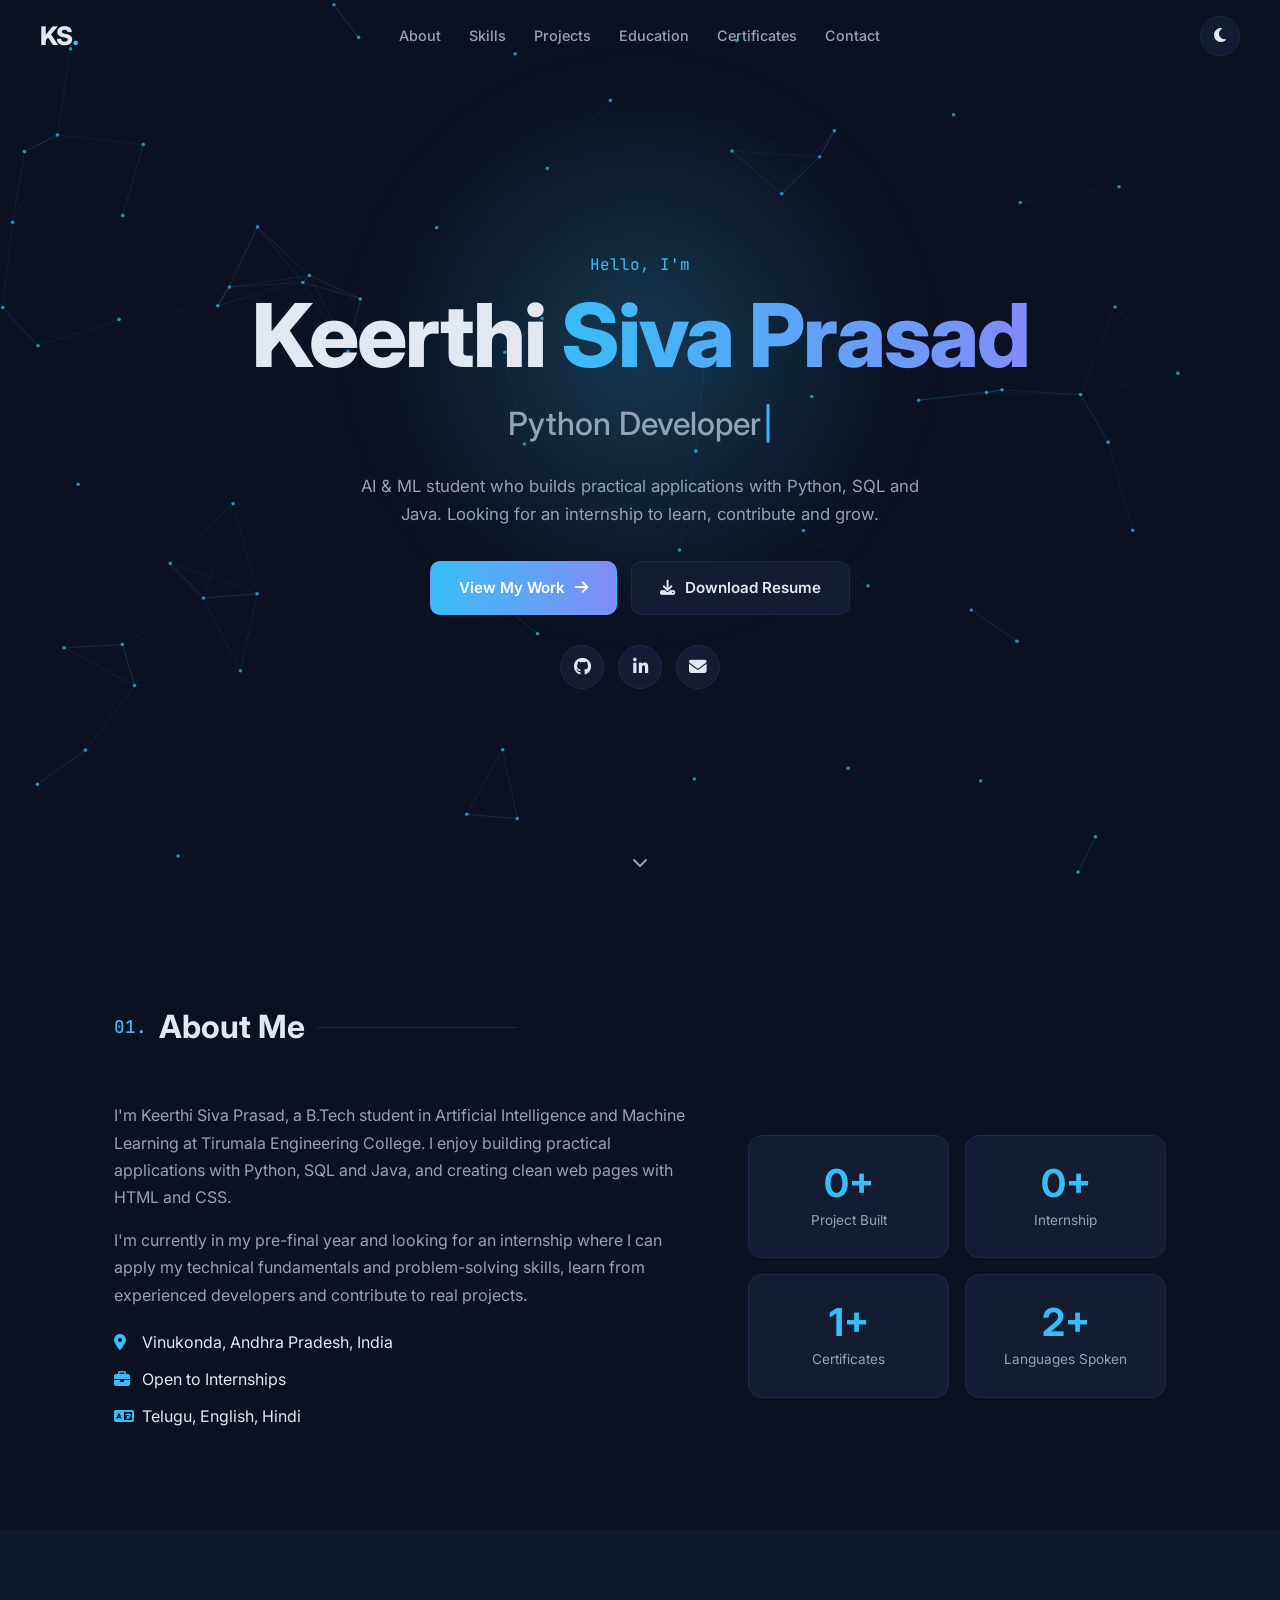
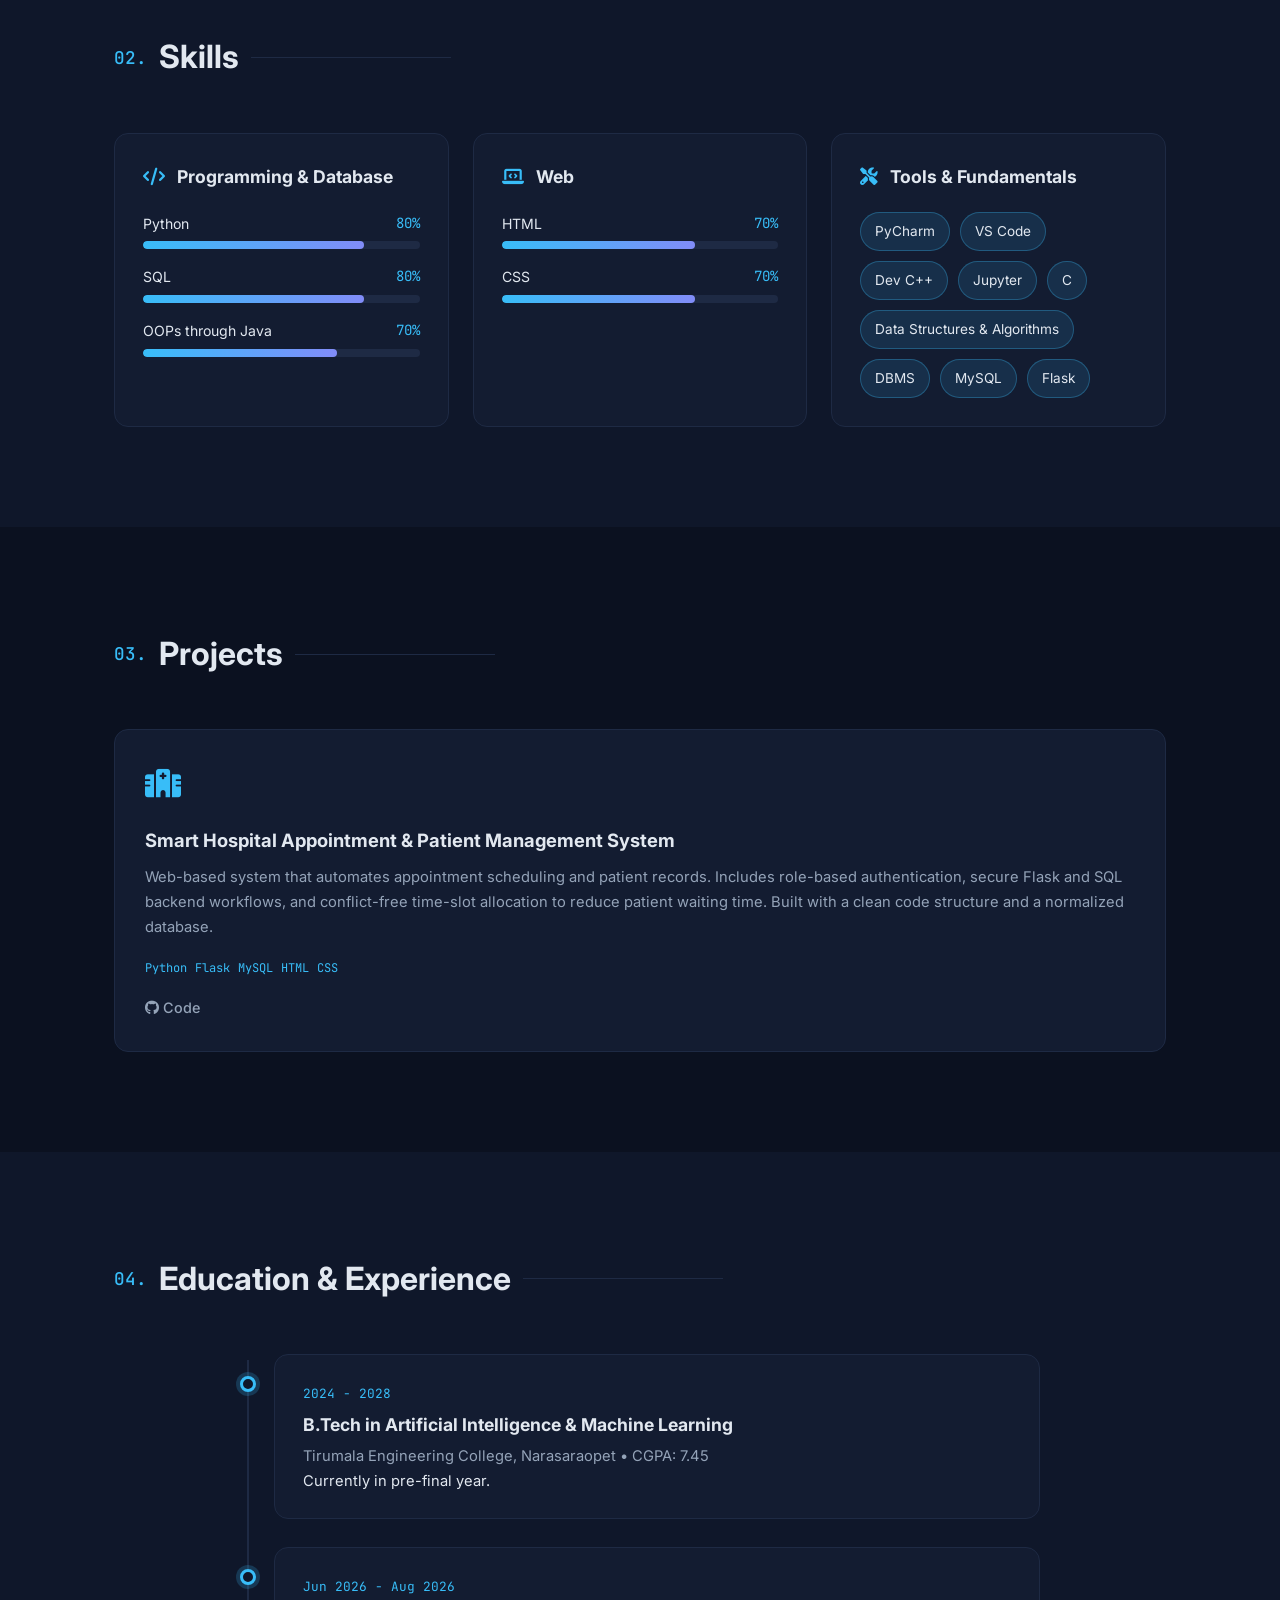
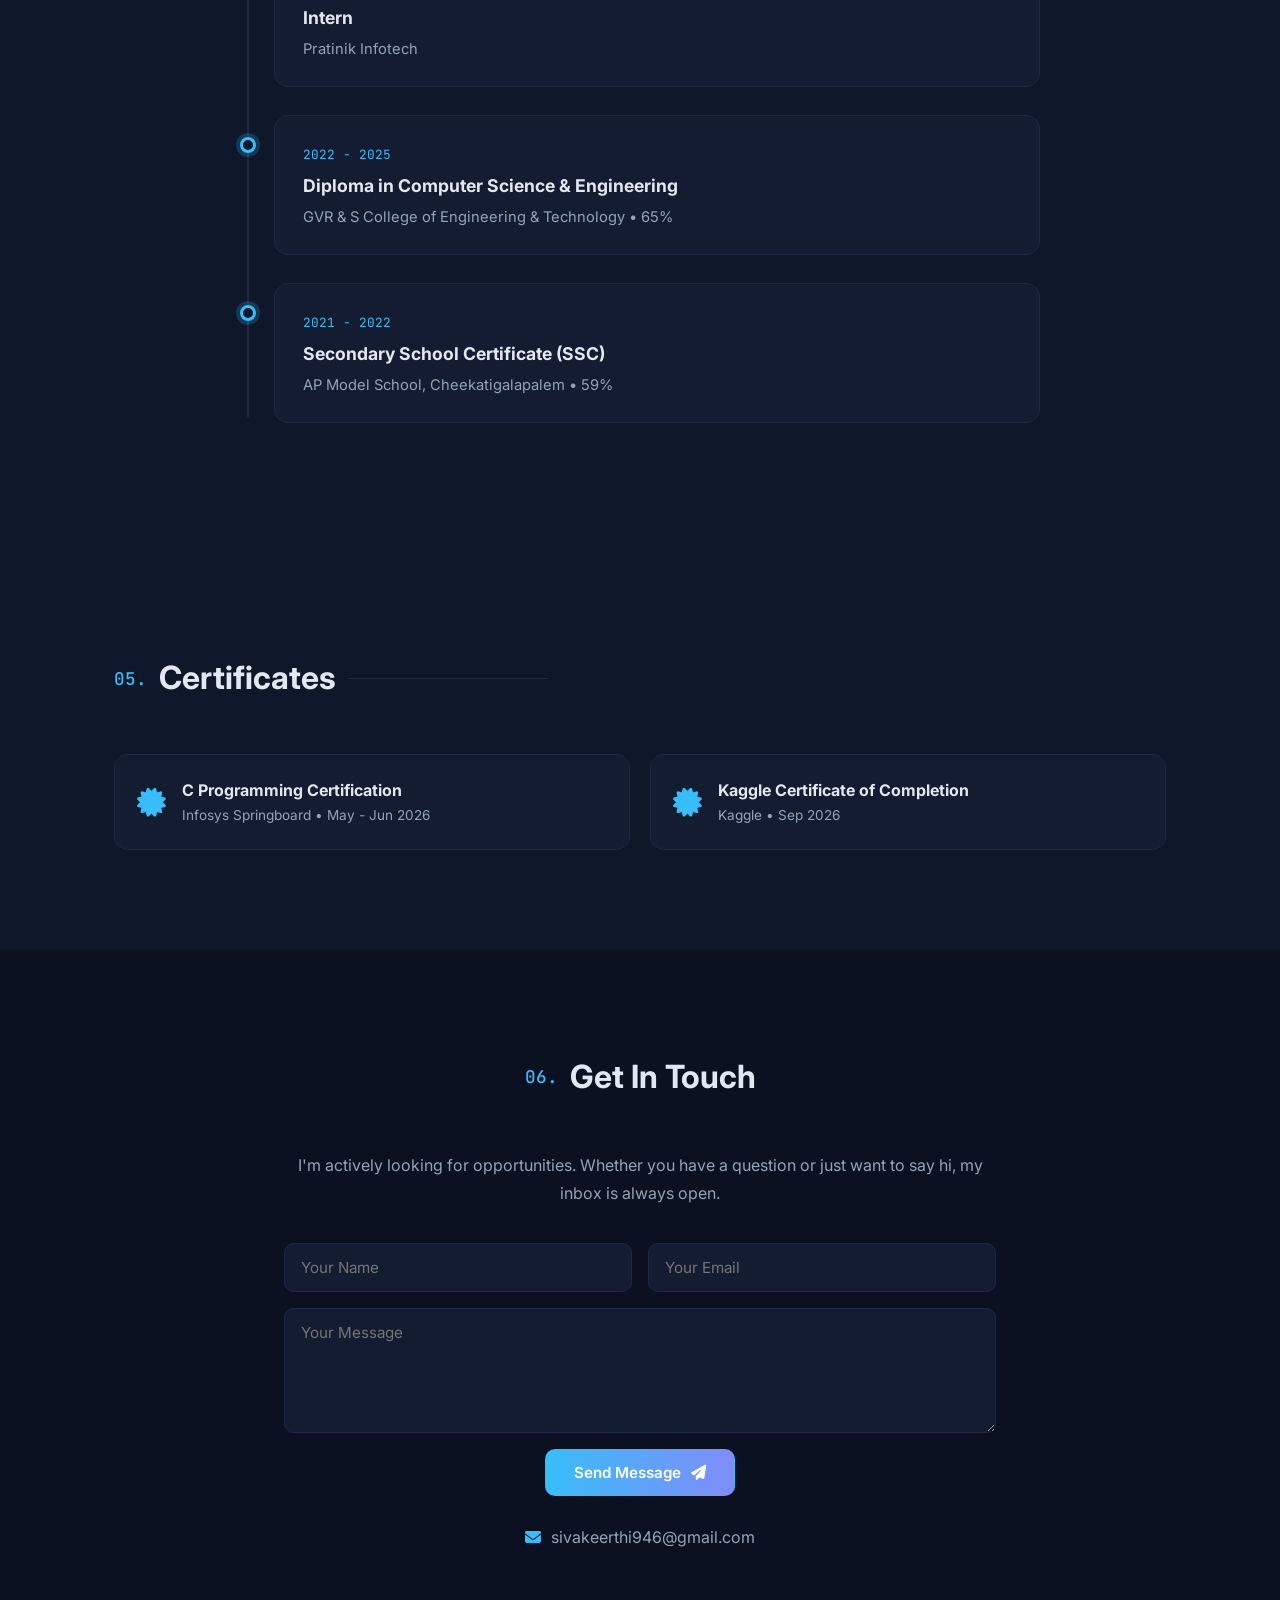
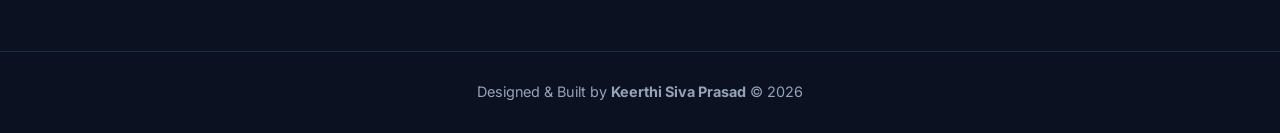
<file: index.html>
<!DOCTYPE html>
<html lang="en" data-theme="dark">
<head>
  <meta charset="UTF-8" />
  <meta name="viewport" content="width=device-width, initial-scale=1.0" />
  <title>Keerthi Siva Prasad | Python Developer</title>
  <meta name="description" content="Portfolio of Keerthi Siva Prasad - AI &amp; ML student, Python and SQL developer. Projects, skills and certificates." />
  <link rel="preconnect" href="https://fonts.googleapis.com" />
  <link rel="preconnect" href="https://fonts.gstatic.com" crossorigin />
  <link href="https://fonts.googleapis.com/css2?family=Inter:wght@300;400;500;600;700;800&family=JetBrains+Mono:wght@400;500&display=swap" rel="stylesheet" />
  <link rel="stylesheet" href="https://cdnjs.cloudflare.com/ajax/libs/font-awesome/6.5.1/css/all.min.css" />
  <link rel="stylesheet" href="style.css" />
</head>
<body>
  <div class="progress" id="progress"></div>

  <!-- ========== NAVBAR ========== -->
  <header class="nav" id="nav">
    <a href="#home" class="logo">KS<span>.</span></a>
    <nav class="nav-links" id="navLinks">
      <a href="#about">About</a>
      <a href="#skills">Skills</a>
      <a href="#projects">Projects</a>
      <a href="#education">Education</a>
      <a href="#certificates">Certificates</a>
      <a href="#contact">Contact</a>
    </nav>
    <div class="nav-actions">
      <button class="icon-btn" id="themeToggle" aria-label="Toggle theme"><i class="fa-solid fa-moon"></i></button>
      <button class="icon-btn menu-btn" id="menuBtn" aria-label="Menu"><i class="fa-solid fa-bars"></i></button>
    </div>
  </header>

  <!-- ========== HERO ========== -->
  <section class="hero" id="home">
    <canvas id="bg"></canvas>
    <div class="hero-inner">
      <p class="hello reveal">Hello, I'm</p>
      <h1 class="reveal">Keerthi <span class="grad">Siva Prasad</span></h1>
      <h2 class="reveal"><span id="typed"></span><span class="cursor">|</span></h2>
      <p class="lead reveal">AI &amp; ML student who builds practical applications with Python, SQL and Java. Looking for an internship to learn, contribute and grow.</p>
      <div class="cta reveal">
        <a href="#projects" class="btn primary">View My Work <i class="fa-solid fa-arrow-right"></i></a>
        <a href="resume.pdf" class="btn ghost" download><i class="fa-solid fa-download"></i> Download Resume</a>
      </div>
      <div class="socials reveal">
        <a href="https://github.com/sivakeerthi946-cmd" target="_blank" rel="noopener" aria-label="GitHub"><i class="fa-brands fa-github"></i></a>
        <a href="https://www.linkedin.com/in/siva-keerthi-191540357" target="_blank" rel="noopener" aria-label="LinkedIn"><i class="fa-brands fa-linkedin-in"></i></a>
        <a href="mailto:sivakeerthi946@gmail.com" aria-label="Email"><i class="fa-solid fa-envelope"></i></a>
      </div>
    </div>
    <a href="#about" class="scroll-hint" aria-label="Scroll down"><i class="fa-solid fa-chevron-down"></i></a>
  </section>

  <!-- ========== ABOUT ========== -->
  <section class="section" id="about">
    <div class="container">
      <h3 class="title reveal"><span>01.</span> About Me</h3>
      <div class="about-grid">
        <div class="about-text reveal">
          <p>I'm Keerthi Siva Prasad, a B.Tech student in Artificial Intelligence and Machine Learning at Tirumala Engineering College. I enjoy building practical applications with Python, SQL and Java, and creating clean web pages with HTML and CSS.</p>
          <p>I'm currently in my pre-final year and looking for an internship where I can apply my technical fundamentals and problem-solving skills, learn from experienced developers and contribute to real projects.</p>
          <ul class="facts">
            <li><i class="fa-solid fa-location-dot"></i> Vinukonda, Andhra Pradesh, India</li>
            <li><i class="fa-solid fa-briefcase"></i> Open to Internships</li>
            <li><i class="fa-solid fa-language"></i> Telugu, English, Hindi</li>
          </ul>
        </div>
        <div class="stats reveal">
          <div class="stat"><b data-count="1">0</b><span>Project Built</span></div>
          <div class="stat"><b data-count="1">0</b><span>Internship</span></div>
          <div class="stat"><b data-count="2">0</b><span>Certificates</span></div>
          <div class="stat"><b data-count="3">0</b><span>Languages Spoken</span></div>
        </div>
      </div>
    </div>
  </section>

  <!-- ========== SKILLS ========== -->
  <section class="section alt" id="skills">
    <div class="container">
      <h3 class="title reveal"><span>02.</span> Skills</h3>
      <div class="skills-grid">
        <div class="skill-card reveal">
          <h4><i class="fa-solid fa-code"></i> Programming &amp; Database</h4>
          <div class="bar"><div class="bar-top"><span>Python</span><em>80%</em></div><div class="track"><i data-w="80"></i></div></div>
          <div class="bar"><div class="bar-top"><span>SQL</span><em>80%</em></div><div class="track"><i data-w="80"></i></div></div>
          <div class="bar"><div class="bar-top"><span>OOPs through Java</span><em>70%</em></div><div class="track"><i data-w="70"></i></div></div>
        </div>
        <div class="skill-card reveal">
          <h4><i class="fa-solid fa-laptop-code"></i> Web</h4>
          <div class="bar"><div class="bar-top"><span>HTML</span><em>70%</em></div><div class="track"><i data-w="70"></i></div></div>
          <div class="bar"><div class="bar-top"><span>CSS</span><em>70%</em></div><div class="track"><i data-w="70"></i></div></div>
        </div>
        <div class="skill-card reveal">
          <h4><i class="fa-solid fa-screwdriver-wrench"></i> Tools &amp; Fundamentals</h4>
          <div class="chips">
            <span>PyCharm</span><span>VS Code</span><span>Dev C++</span><span>Jupyter</span><span>C</span><span>Data Structures &amp; Algorithms</span><span>DBMS</span><span>MySQL</span><span>Flask</span>
          </div>
        </div>
      </div>
    </div>
  </section>

  <!-- ========== PROJECTS ========== -->
  <section class="section" id="projects">
    <div class="container">
      <h3 class="title reveal"><span>03.</span> Projects</h3>
      <div class="projects">
        <article class="project reveal tilt">
          <div class="p-icon"><i class="fa-solid fa-hospital"></i></div>
          <h4>Smart Hospital Appointment &amp; Patient Management System</h4>
          <p>Web-based system that automates appointment scheduling and patient records. Includes role-based authentication, secure Flask and SQL backend workflows, and conflict-free time-slot allocation to reduce patient waiting time. Built with a clean code structure and a normalized database.</p>
          <div class="tags"><span>Python</span><span>Flask</span><span>MySQL</span><span>HTML</span><span>CSS</span></div>
          <div class="links"><a href="https://github.com/sivakeerthi946-cmd" target="_blank" rel="noopener"><i class="fa-brands fa-github"></i> Code</a></div>
        </article>
      </div>
    </div>
  </section>

  <!-- ========== EDUCATION ========== -->
  <section class="section alt" id="education">
    <div class="container">
      <h3 class="title reveal"><span>04.</span> Education &amp; Experience</h3>
      <div class="timeline">
        <div class="t-item reveal">
          <div class="t-dot"></div>
          <div class="t-card">
            <span class="date">2024 - 2028</span>
            <h4>B.Tech in Artificial Intelligence &amp; Machine Learning</h4>
            <p class="muted">Tirumala Engineering College, Narasaraopet &bull; CGPA: 7.45</p>
            <p>Currently in pre-final year.</p>
          </div>
        </div>
        <div class="t-item reveal">
          <div class="t-dot"></div>
          <div class="t-card">
            <span class="date">Jun 2026 - Aug 2026</span>
            <h4>Intern</h4>
            <p class="muted">Pratinik Infotech</p>
          </div>
        </div>
        <div class="t-item reveal">
          <div class="t-dot"></div>
          <div class="t-card">
            <span class="date">2022 - 2025</span>
            <h4>Diploma in Computer Science &amp; Engineering</h4>
            <p class="muted">GVR &amp; S College of Engineering &amp; Technology &bull; 65%</p>
          </div>
        </div>
        <div class="t-item reveal">
          <div class="t-dot"></div>
          <div class="t-card">
            <span class="date">2021 - 2022</span>
            <h4>Secondary School Certificate (SSC)</h4>
            <p class="muted">AP Model School, Cheekatigalapalem &bull; 59%</p>
          </div>
        </div>
      </div>
    </div>
  </section>

  <!-- ========== ACHIEVEMENTS ========== -->
  

  <!-- ========== CERTIFICATES ========== -->
  <section class="section alt" id="certificates">
    <div class="container">
      <h3 class="title reveal"><span>05.</span> Certificates</h3>
      <div class="cert-grid">
        <div class="cert reveal"><i class="fa-solid fa-certificate"></i><div><h4>C Programming Certification</h4><p>Infosys Springboard &bull; May - Jun 2026</p></div></div>
        <div class="cert reveal"><i class="fa-solid fa-certificate"></i><div><h4>Kaggle Certificate of Completion</h4><p>Kaggle &bull; Sep 2026</p></div></div>
      </div>
    </div>
  </section>

  <!-- ========== CONTACT ========== -->
  <section class="section" id="contact">
    <div class="container narrow">
      <h3 class="title center reveal"><span>06.</span> Get In Touch</h3>
      <p class="center muted reveal">I'm actively looking for opportunities. Whether you have a question or just want to say hi, my inbox is always open.</p>
      <form class="form reveal" id="contactForm">
        <div class="row">
          <input type="text" id="cName" placeholder="Your Name" required />
          <input type="email" id="cEmail" placeholder="Your Email" required />
        </div>
        <textarea id="cMsg" rows="5" placeholder="Your Message" required></textarea>
        <button type="submit" class="btn primary">Send Message <i class="fa-solid fa-paper-plane"></i></button>
      </form>
      <div class="contact-info reveal">
        <a href="mailto:sivakeerthi946@gmail.com"><i class="fa-solid fa-envelope"></i> sivakeerthi946@gmail.com</a>
      </div>
    </div>
  </section>

  <footer class="footer">
    <p>Designed &amp; Built by <b>Keerthi Siva Prasad</b> &copy; <span id="year"></span></p>
  </footer>

  <button class="to-top" id="toTop" aria-label="Back to top"><i class="fa-solid fa-arrow-up"></i></button>

  <script src="script.js"></script>
</body>
</html>
</file>
<file: style.css>
/* ============ THEME ============ */
:root {
  --bg: #0b1120;
  --bg-alt: #0f172a;
  --card: #131c31;
  --card-border: #1e2a44;
  --text: #e2e8f0;
  --muted: #94a3b8;
  --accent: #38bdf8;
  --accent-2: #818cf8;
  --shadow: 0 10px 30px rgba(0, 0, 0, 0.35);
  --radius: 14px;
}
[data-theme="light"] {
  --bg: #f8fafc;
  --bg-alt: #eef2f7;
  --card: #ffffff;
  --card-border: #e2e8f0;
  --text: #0f172a;
  --muted: #64748b;
  --accent: #0284c7;
  --accent-2: #6366f1;
  --shadow: 0 10px 30px rgba(15, 23, 42, 0.08);
}

/* ============ BASE ============ */
* { margin: 0; padding: 0; box-sizing: border-box; }
html { scroll-behavior: smooth; scroll-padding-top: 70px; }
body {
  font-family: "Inter", system-ui, sans-serif;
  background: var(--bg);
  color: var(--text);
  line-height: 1.7;
  overflow-x: hidden;
  transition: background 0.3s, color 0.3s;
}
a { color: inherit; text-decoration: none; }
ul { list-style: none; }
.container { max-width: 1100px; margin: 0 auto; padding: 0 24px; }
.container.narrow { max-width: 760px; }
.center { text-align: center; }
.muted { color: var(--muted); }
.grad {
  background: linear-gradient(90deg, var(--accent), var(--accent-2));
  -webkit-background-clip: text; background-clip: text;
  -webkit-text-fill-color: transparent;
}

/* scroll progress */
.progress {
  position: fixed; top: 0; left: 0; height: 3px; width: 0;
  background: linear-gradient(90deg, var(--accent), var(--accent-2));
  z-index: 200;
}

/* ============ NAV ============ */
.nav {
  position: fixed; top: 0; left: 0; right: 0; z-index: 100;
  display: flex; align-items: center; justify-content: space-between;
  padding: 14px 40px;
  transition: background 0.3s, box-shadow 0.3s, padding 0.3s;
}
.nav.scrolled {
  background: color-mix(in srgb, var(--bg) 85%, transparent);
  backdrop-filter: blur(12px);
  box-shadow: 0 1px 0 var(--card-border);
  padding: 10px 40px;
}
.logo { font-size: 1.6rem; font-weight: 800; letter-spacing: -1px; }
.logo span { color: var(--accent); }
.nav-links { display: flex; gap: 28px; }
.nav-links a {
  font-size: 0.9rem; font-weight: 500; color: var(--muted);
  position: relative; transition: color 0.25s;
}
.nav-links a::after {
  content: ""; position: absolute; left: 0; bottom: -4px;
  width: 0; height: 2px; background: var(--accent); transition: width 0.3s;
}
.nav-links a:hover, .nav-links a.active { color: var(--text); }
.nav-links a:hover::after, .nav-links a.active::after { width: 100%; }
.nav-actions { display: flex; gap: 10px; }
.icon-btn {
  width: 40px; height: 40px; border-radius: 50%;
  background: var(--card); border: 1px solid var(--card-border);
  color: var(--text); cursor: pointer; font-size: 1rem;
  transition: transform 0.25s, border-color 0.25s;
}
.icon-btn:hover { transform: rotate(15deg); border-color: var(--accent); }
.menu-btn { display: none; }

/* ============ HERO ============ */
.hero {
  position: relative; min-height: 100vh;
  display: flex; align-items: center; justify-content: center;
  text-align: center; padding: 100px 24px 60px; overflow: hidden;
}
#bg { position: absolute; inset: 0; width: 100%; height: 100%; z-index: 0; }
.hero::before {
  content: ""; position: absolute; width: 520px; height: 520px; border-radius: 50%;
  background: radial-gradient(circle, color-mix(in srgb, var(--accent) 25%, transparent), transparent 70%);
  top: 10%; left: 50%; transform: translateX(-50%); filter: blur(40px); z-index: 0;
  animation: float 8s ease-in-out infinite;
}
.hero-inner { position: relative; z-index: 1; max-width: 800px; }
.hello { font-family: "JetBrains Mono", monospace; color: var(--accent); font-size: 1rem; margin-bottom: 8px; }
.hero h1 { font-size: clamp(2.8rem, 8vw, 5.5rem); font-weight: 800; letter-spacing: -2px; line-height: 1.1; }
.hero h2 { font-size: clamp(1.2rem, 3.5vw, 2rem); font-weight: 500; color: var(--muted); margin: 14px 0 20px; min-height: 2.4rem; }
.cursor { color: var(--accent); animation: blink 1s steps(1) infinite; margin-left: 2px; }
.lead { max-width: 600px; margin: 0 auto 32px; color: var(--muted); font-size: 1.05rem; }
.cta { display: flex; gap: 14px; justify-content: center; flex-wrap: wrap; margin-bottom: 30px; }
.btn {
  display: inline-flex; align-items: center; gap: 10px;
  padding: 13px 28px; border-radius: 10px; font-weight: 600; font-size: 0.95rem;
  cursor: pointer; border: 1px solid transparent; font-family: inherit;
  transition: transform 0.25s, box-shadow 0.25s, background 0.25s;
}
.btn.primary { background: linear-gradient(90deg, var(--accent), var(--accent-2)); color: #fff; }
.btn.primary:hover { transform: translateY(-3px); box-shadow: 0 10px 25px color-mix(in srgb, var(--accent) 40%, transparent); }
.btn.ghost { border-color: var(--card-border); background: var(--card); color: var(--text); }
.btn.ghost:hover { transform: translateY(-3px); border-color: var(--accent); }
.socials { display: flex; gap: 14px; justify-content: center; }
.socials a {
  width: 44px; height: 44px; border-radius: 50%; display: grid; place-items: center;
  background: var(--card); border: 1px solid var(--card-border); font-size: 1.1rem;
  transition: transform 0.3s, background 0.3s, color 0.3s;
}
.socials a:hover { background: var(--accent); color: #fff; transform: translateY(-5px); }
.scroll-hint { position: absolute; bottom: 24px; left: 50%; transform: translateX(-50%); color: var(--muted); animation: bounce 2s infinite; z-index: 1; }

/* ============ SECTIONS ============ */
.section { padding: 100px 0; }
.section.alt { background: var(--bg-alt); }
.title { font-size: 2rem; font-weight: 700; margin-bottom: 48px; display: flex; align-items: center; gap: 12px; }
.title.center { justify-content: center; }
.title span { font-family: "JetBrains Mono", monospace; color: var(--accent); font-size: 1.1rem; font-weight: 500; }
.title::after { content: ""; height: 1px; flex: 0 1 200px; background: var(--card-border); }
.title.center::after { display: none; }

/* about */
.about-grid { display: grid; grid-template-columns: 1.4fr 1fr; gap: 50px; align-items: center; }
.about-text p { color: var(--muted); margin-bottom: 16px; }
.facts { margin-top: 20px; display: grid; gap: 10px; }
.facts i { color: var(--accent); width: 24px; }
.stats { display: grid; grid-template-columns: 1fr 1fr; gap: 16px; }
.stat {
  background: var(--card); border: 1px solid var(--card-border); border-radius: var(--radius);
  padding: 24px; text-align: center; transition: transform 0.3s, border-color 0.3s;
}
.stat:hover { transform: translateY(-6px); border-color: var(--accent); }
.stat b { font-size: 2.4rem; color: var(--accent); display: block; line-height: 1.2; }
.stat b::after { content: "+"; }
.stat span { font-size: 0.85rem; color: var(--muted); }

/* skills */
.skills-grid { display: grid; grid-template-columns: repeat(auto-fit, minmax(290px, 1fr)); gap: 24px; }
.skill-card {
  background: var(--card); border: 1px solid var(--card-border); border-radius: var(--radius);
  padding: 28px; transition: transform 0.3s, box-shadow 0.3s;
}
.skill-card:hover { transform: translateY(-6px); box-shadow: var(--shadow); }
.skill-card h4 { margin-bottom: 20px; font-size: 1.1rem; }
.skill-card h4 i { color: var(--accent); margin-right: 8px; }
.bar { margin-bottom: 16px; }
.bar-top { display: flex; justify-content: space-between; font-size: 0.88rem; margin-bottom: 6px; }
.bar-top em { font-style: normal; color: var(--accent); font-family: "JetBrains Mono", monospace; }
.track { height: 8px; background: var(--card-border); border-radius: 8px; overflow: hidden; }
.track i {
  display: block; height: 100%; width: 0; border-radius: 8px;
  background: linear-gradient(90deg, var(--accent), var(--accent-2));
  transition: width 1.4s cubic-bezier(0.22, 1, 0.36, 1);
}
.chips { display: flex; flex-wrap: wrap; gap: 10px; }
.chips span {
  padding: 7px 14px; border-radius: 30px; font-size: 0.85rem;
  background: color-mix(in srgb, var(--accent) 12%, transparent);
  border: 1px solid color-mix(in srgb, var(--accent) 30%, transparent);
  transition: transform 0.25s, background 0.25s, color 0.25s;
}
.chips span:hover { background: var(--accent); color: #fff; transform: translateY(-3px); }

/* projects */
.projects { display: grid; grid-template-columns: repeat(auto-fit, minmax(300px, 1fr)); gap: 26px; }
.project {
  background: var(--card); border: 1px solid var(--card-border); border-radius: var(--radius);
  padding: 30px; display: flex; flex-direction: column; position: relative; overflow: hidden;
  transition: box-shadow 0.3s, border-color 0.3s;
}
.project::before {
  content: ""; position: absolute; top: 0; left: 0; right: 0; height: 3px;
  background: linear-gradient(90deg, var(--accent), var(--accent-2));
  transform: scaleX(0); transform-origin: left; transition: transform 0.4s;
}
.project:hover { box-shadow: var(--shadow); border-color: var(--accent); }
.project:hover::before { transform: scaleX(1); }
.p-icon { font-size: 1.8rem; color: var(--accent); margin-bottom: 16px; }
.project h4 { font-size: 1.15rem; margin-bottom: 8px; }
.project p { color: var(--muted); font-size: 0.92rem; flex: 1; }
.tags { display: flex; flex-wrap: wrap; gap: 8px; margin: 18px 0; }
.tags span { font-family: "JetBrains Mono", monospace; font-size: 0.75rem; color: var(--accent); }
.links { display: flex; gap: 18px; font-size: 0.9rem; font-weight: 500; }
.links a { color: var(--muted); transition: color 0.25s; }
.links a:hover { color: var(--accent); }

/* timeline */
.timeline { position: relative; max-width: 800px; margin: 0 auto; padding-left: 34px; }
.timeline::before { content: ""; position: absolute; left: 7px; top: 6px; bottom: 6px; width: 2px; background: var(--card-border); }
.t-item { position: relative; margin-bottom: 28px; }
.t-dot {
  position: absolute; left: -34px; top: 22px; width: 16px; height: 16px; border-radius: 50%;
  background: var(--bg-alt); border: 3px solid var(--accent);
  box-shadow: 0 0 0 4px color-mix(in srgb, var(--accent) 20%, transparent);
}
.t-card {
  background: var(--card); border: 1px solid var(--card-border); border-radius: var(--radius);
  padding: 24px 28px; transition: transform 0.3s, border-color 0.3s;
}
.t-card:hover { transform: translateX(8px); border-color: var(--accent); }
.t-card .date { font-family: "JetBrains Mono", monospace; font-size: 0.8rem; color: var(--accent); }
.t-card h4 { font-size: 1.1rem; margin: 4px 0; }
.t-card p { font-size: 0.92rem; }

/* achievements */
.ach-grid { display: grid; grid-template-columns: repeat(auto-fit, minmax(235px, 1fr)); gap: 24px; }
.ach {
  background: var(--card); border: 1px solid var(--card-border); border-radius: var(--radius);
  padding: 30px 24px; text-align: center; transition: transform 0.3s, box-shadow 0.3s;
}
.ach:hover { transform: translateY(-8px); box-shadow: var(--shadow); }
.ach i {
  font-size: 1.6rem; width: 64px; height: 64px; display: grid; place-items: center; margin: 0 auto 16px;
  border-radius: 50%; color: #fff; background: linear-gradient(135deg, var(--accent), var(--accent-2));
}
.ach h4 { margin-bottom: 8px; }
.ach p { color: var(--muted); font-size: 0.9rem; }

/* certificates */
.cert-grid { display: grid; grid-template-columns: repeat(auto-fit, minmax(300px, 1fr)); gap: 20px; }
.cert {
  display: flex; gap: 16px; align-items: center;
  background: var(--card); border: 1px solid var(--card-border); border-radius: var(--radius);
  padding: 22px; transition: transform 0.3s, border-color 0.3s;
}
.cert:hover { transform: translateY(-5px); border-color: var(--accent); }
.cert > i { font-size: 1.8rem; color: var(--accent); }
.cert h4 { font-size: 1rem; }
.cert p { font-size: 0.85rem; color: var(--muted); }

/* contact */
.form { margin: 36px 0 28px; display: grid; gap: 16px; }
.form .row { display: grid; grid-template-columns: 1fr 1fr; gap: 16px; }
.form input, .form textarea {
  width: 100%; padding: 14px 16px; border-radius: 10px; font-family: inherit; font-size: 0.95rem;
  background: var(--card); border: 1px solid var(--card-border); color: var(--text);
  transition: border-color 0.25s, box-shadow 0.25s; resize: vertical;
}
.form input:focus, .form textarea:focus {
  outline: none; border-color: var(--accent);
  box-shadow: 0 0 0 3px color-mix(in srgb, var(--accent) 20%, transparent);
}
.form .btn { justify-self: center; }
.contact-info { display: flex; gap: 30px; justify-content: center; flex-wrap: wrap; color: var(--muted); }
.contact-info a:hover { color: var(--accent); }
.contact-info i { color: var(--accent); margin-right: 6px; }

.footer { text-align: center; padding: 28px; border-top: 1px solid var(--card-border); color: var(--muted); font-size: 0.9rem; }
.to-top {
  position: fixed; right: 24px; bottom: 24px; width: 44px; height: 44px; border-radius: 50%;
  border: none; cursor: pointer; color: #fff; z-index: 90;
  background: linear-gradient(135deg, var(--accent), var(--accent-2));
  opacity: 0; transform: translateY(20px); pointer-events: none; transition: 0.3s;
}
.to-top.show { opacity: 1; transform: none; pointer-events: auto; }

/* ============ ANIMATIONS ============ */
.reveal { opacity: 0; transform: translateY(35px); transition: opacity 0.8s ease, transform 0.8s ease; }
.reveal.show { opacity: 1; transform: none; }
@keyframes blink { 50% { opacity: 0; } }
@keyframes bounce { 0%, 100% { transform: translate(-50%, 0); } 50% { transform: translate(-50%, 10px); } }
@keyframes float { 0%, 100% { transform: translate(-50%, 0); } 50% { transform: translate(-50%, 30px); } }

@media (prefers-reduced-motion: reduce) {
  * { animation: none !important; transition: none !important; }
  .reveal { opacity: 1; transform: none; }
}

/* ============ RESPONSIVE ============ */
@media (max-width: 900px) {
  .about-grid { grid-template-columns: 1fr; }
  .menu-btn { display: inline-block; }
  .nav { padding: 12px 20px; }
  .nav.scrolled { padding: 10px 20px; }
  .nav-links {
    position: fixed; top: 0; right: -100%; width: 70%; max-width: 300px; height: 100vh;
    flex-direction: column; justify-content: center; align-items: center; gap: 28px;
    background: var(--bg-alt); border-left: 1px solid var(--card-border);
    transition: right 0.35s ease;
  }
  .nav-links.open { right: 0; }
  .nav-links a { font-size: 1.1rem; }
  .title::after { display: none; }
}
@media (max-width: 560px) {
  .section { padding: 70px 0; }
  .form .row { grid-template-columns: 1fr; }
  .title { font-size: 1.6rem; }
}
</file>
